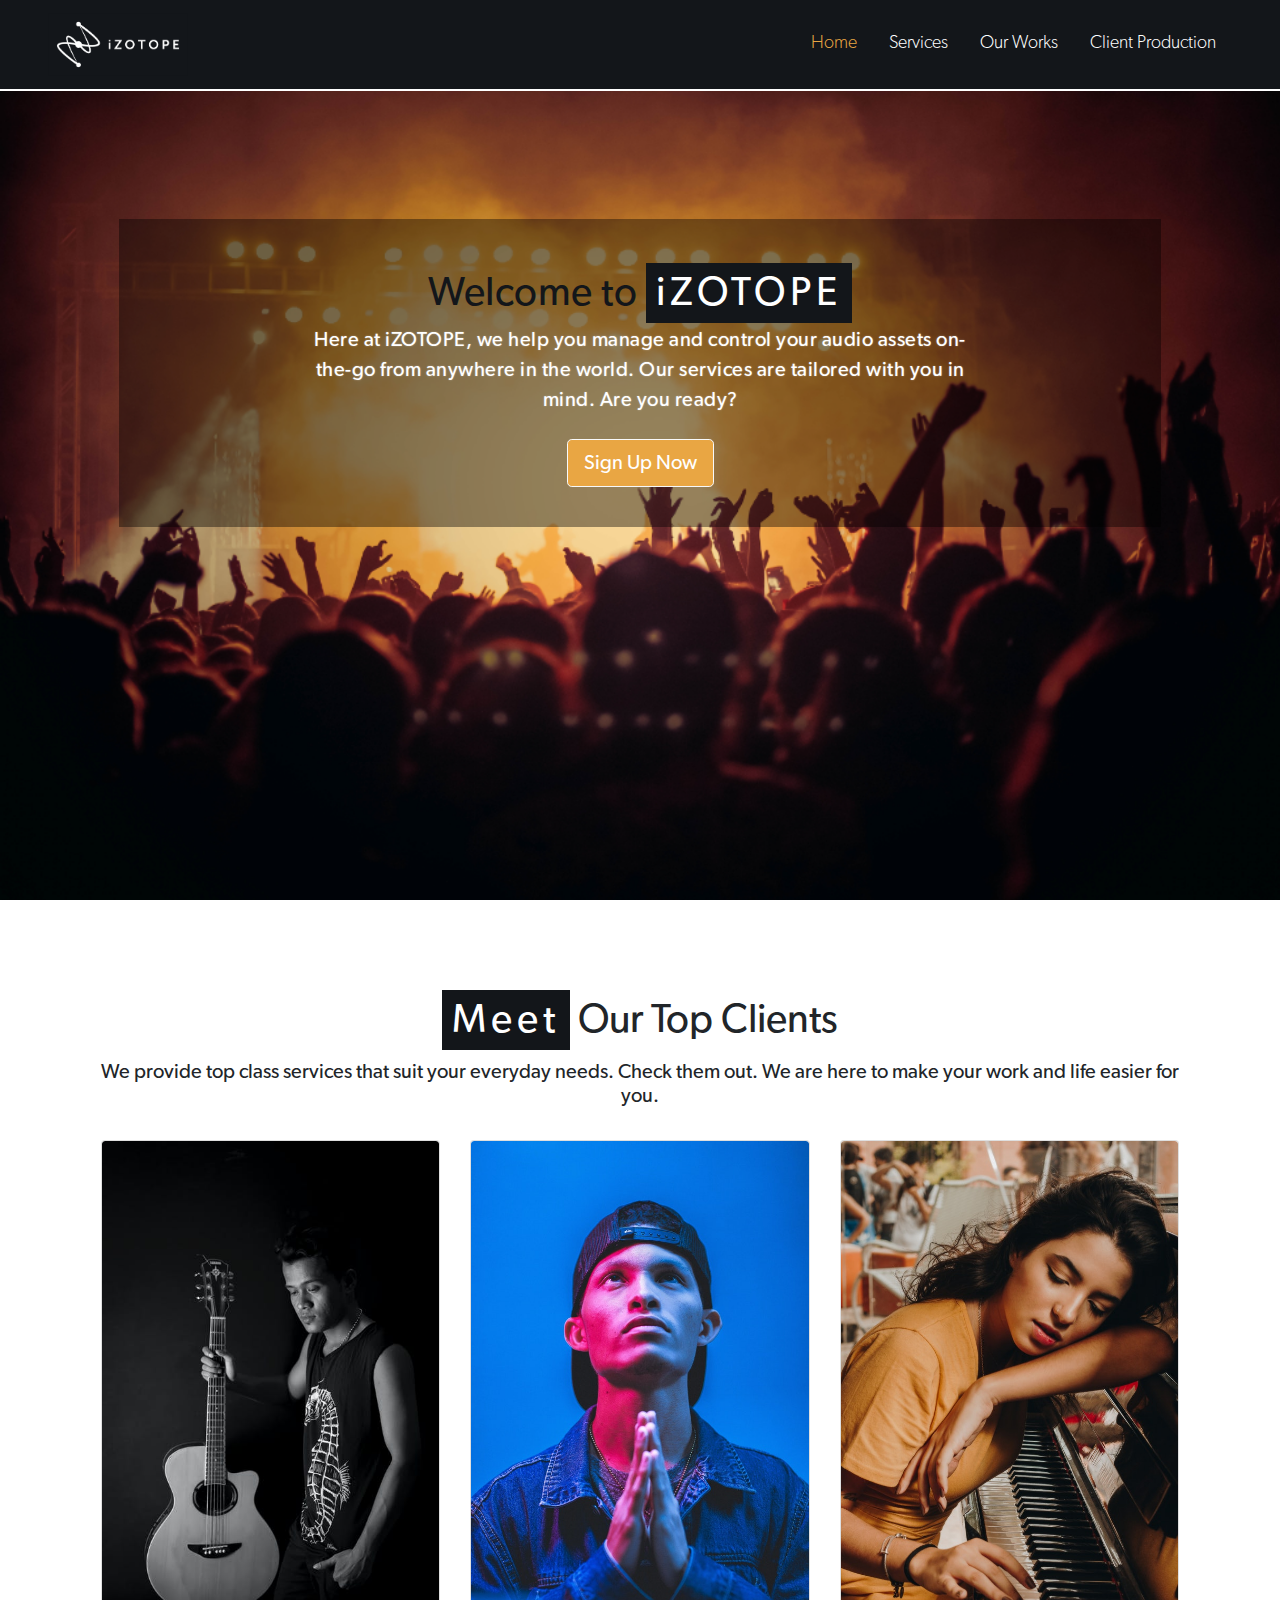
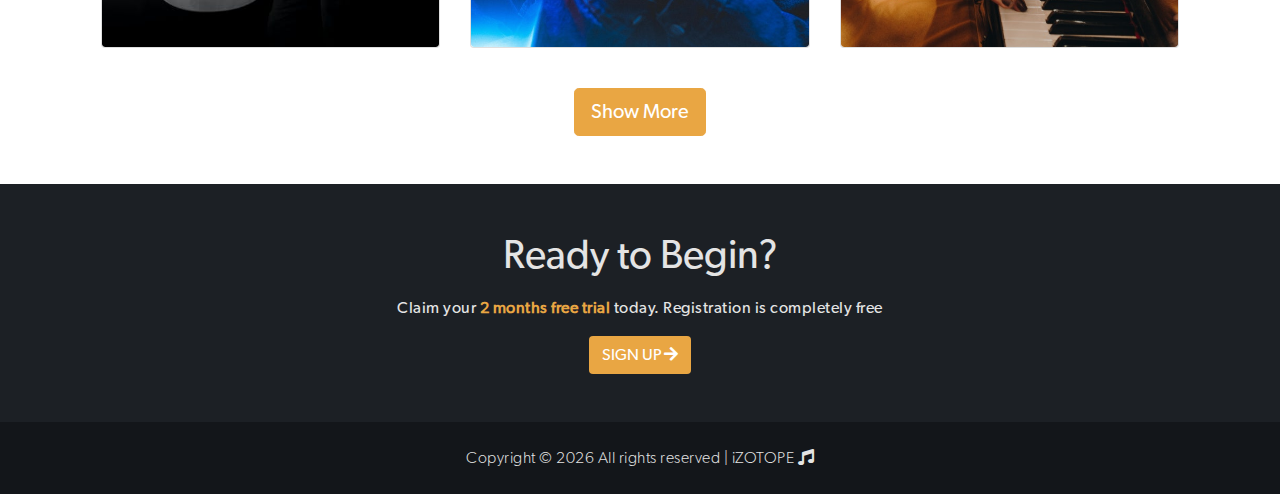
<file: index.html>
<!DOCTYPE html>
<html lang="en">
	<head>
		<!-- Required meta tags -->
		<meta charset="utf-8" />
		<meta name="viewport" content="width=device-width, initial-scale=1, shrink-to-fit=no" />
		<meta />

		<!-- Bootstrap CSS -->
		<link rel="stylesheet" href="css/boot/bootstrap.min.css" />

		<!-- Font Awesome CSS -->
		<link rel="stylesheet" href="css/fa/all.css" />

		<link rel="stylesheet" href="css/main.css" />
		<link rel="stylesheet" href="fonts/font.css" />
		<title>iZOTOPE - Home</title>
	</head>
	<body>
		<nav class="navbar navbar-expand-lg navbar-dark pr-5 pl-5">
			<a class="navbar-brand" href="#"><img src="img/logo.png" alt=""/></a>
			<button class="navbar-toggler" type="button" data-toggle="collapse" data-target="#navbarNav" aria-controls="navbarNav" aria-expanded="false" aria-label="Toggle navigation">
				<span class="navbar-toggler-icon"></span>
			</button>
			<div class="collapse navbar-collapse" id="navbarNav">
				<ul class="nav justify-content-center">
					<li class="nav-item">
						<a class="nav-link active" href="#">Home</a>
					</li>
					<li class="nav-item">
						<a class="nav-link" href="pg/services.html">Services</a>
					</li>
					<li class="nav-item">
						<a class="nav-link" href="pg/our-works.html">Our Works</a>
					</li>
					<li class="nav-item">
						<a class="nav-link" href="pg/production.html">Client Production</a>
					</li>
				</ul>
			</div>
		</nav>

		<div class="container-fluid landing" style="background-image:url('img/main-bg.png');">
			<div class="col-lg-10 col-md-11 m-auto">
				<h1 class="">Welcome to <span class="signature">iZOTOPE</span></h1>
				<p class="m-auto col-md-9 col-sm-12 col-lg-8 text-white">
					Here at iZOTOPE, we help you manage and control your audio assets on-the-go from anywhere in the world. Our services are tailored with you in mind. Are you ready?
				</p>
				<a href="pg/login.html" class="btn btn-light btn-lg mt-4">Sign Up Now</a>
			</div>
		</div>

		<section class="container pt-5 pb-5" id="clients">
			<h1 class="mt-5"><span class="signature">Meet</span> Our Top Clients</h1>
			<h5 class="pt-2 pb-2">
				We provide top class services that suit your everyday needs. Check them out. We are here to make your work and life easier for you.
			</h5>
			<div class="row p-3">
				<div class="col-lg-4 col-md-4">
					<div class="card">
						<img class="card-img" src="img/man-guitar.jpeg" alt="service-image" />
						<div class="card-image-overlay position-absolute text-white flex-column justify-content-center pt-3">
							<p class="card-body">
								<i class="fas fa-quote-left fa-flip-vertical"></i>
								Lorem ipsum dolor sit amet consectetur adipisicing elit. Tempore est quis soluta delectus quibusdam quos!"
							</p>
							<h4 class="card-title">- Lius Fernando -</h4>
						</div>
					</div>
				</div>
				<div class="col-lg-4 col-md-4">
					<div class="card">
						<img class="card-img" src="img/man-2.jpg" alt="service-image" />
						<div class="card-image-overlay position-absolute text-white flex-column justify-content-center pt-3">
							<p class="card-body">
								<i class="fas fa-quote-left fa-flip-vertical"> </i>
								Lorem ipsum dolor sit adipisicing elit. Torem is empore est quis soluta delectus quibusdam quos quaerat repellendus!"
							</p>
							<h4 class="card-title">- Cortez Maxwell -</h4>
						</div>
					</div>
				</div>
				<div class="col-lg-4 col-md-4">
					<div class="card">
						<img class="card-img" src="img/woman-1.jpg" alt="service-image" />
						<div class="card-image-overlay position-absolute text-white flex-column justify-content-center pt-3">
							<p class="card-body">
								<i class="fas fa-quote-left fa-flip-vertical"></i>
								Lorem ipsum dolor sit amet consectetur adipisicing elit. Tempore est quis soluta delectus quibusdam quos quaerat repellendus!"
							</p>
							<h4 class="card-title">- Sugar Marcella -</h4>
						</div>
					</div>
				</div>
			</div>

			<a href="pg/our-works.html" class="btn btn-lg mt-4 more">Show More</a>
		</section>

		<div class="container-fluid try p-5">
			<h1 class="pb-2">Ready to Begin?</h1>
			<p>Claim your <b class="focus">2 months free trial</b> today. Registration is completely free</p>
			<a href="pg/login.html" class="btn">SIGN UP <i class="fas fa-arrow-right"></i></a>
		</div>

		<footer class="pt-4 pb-2">
			<p>
				Copyright &copy;
				<script>
					document.write(new Date().getFullYear());
				</script>
				All rights reserved | iZOTOPE <i class="fab fas fa-music"></i>
			</p>
		</footer>

		<script src="js/jquery-3.5.1.slim.min.js"></script>
		<script src="js/popper.min.js"></script>
		<script src="js/boot/bootstrap.min.js"></script>
	</body>
</html>
</file>
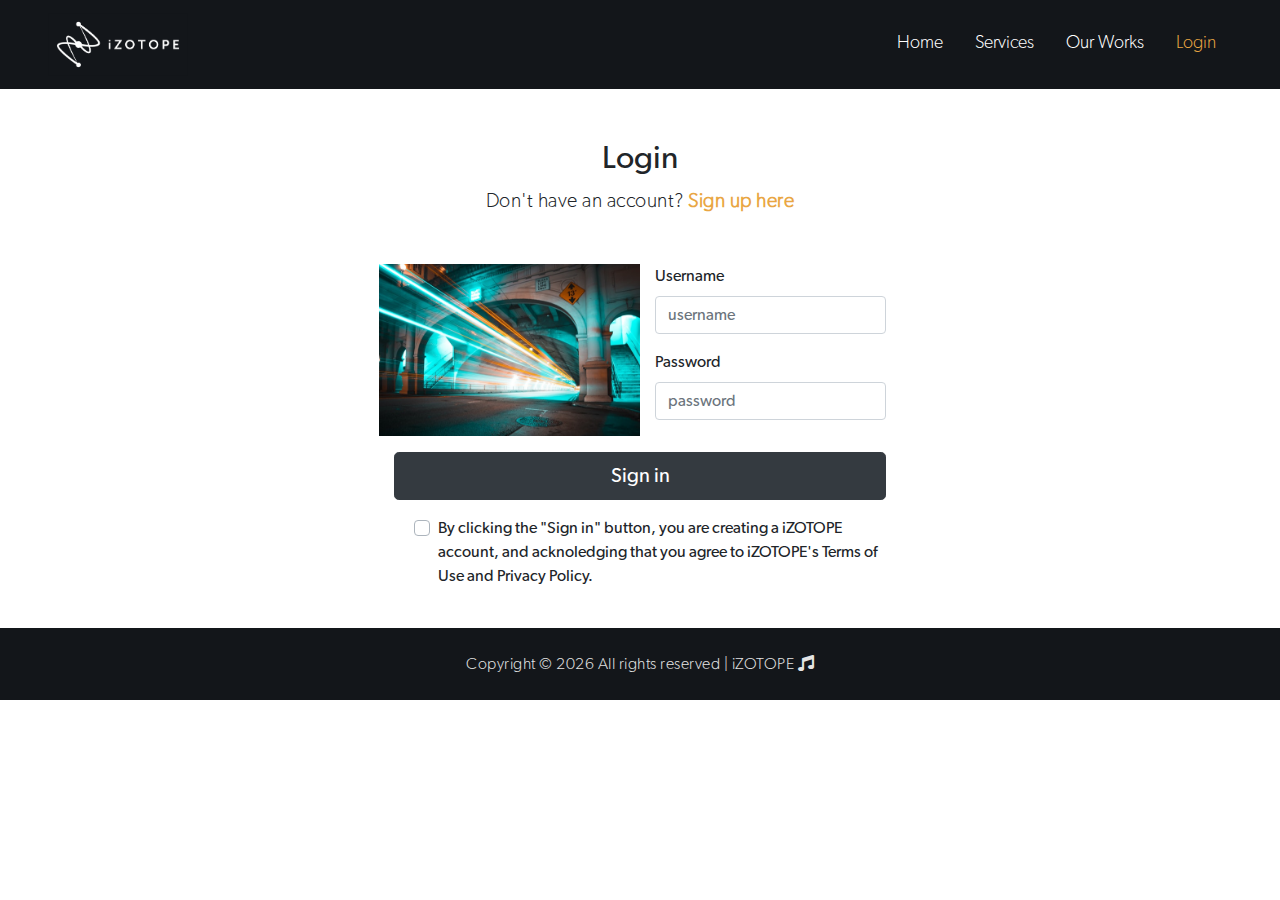
<file: pg/login.html>
<!DOCTYPE html>
<html lang="en">
	<head>
		<!-- Required meta tags -->
		<meta charset="utf-8" />
		<meta name="viewport" content="width=device-width, initial-scale=1, shrink-to-fit=no" />
		<meta />

		<!-- Bootstrap CSS -->
		<link rel="stylesheet" href="../css/boot/bootstrap.min.css" />

		<!-- Font Awesome CSS -->
		<link rel="stylesheet" href="../css/fa/all.css" />

		<link rel="stylesheet" href="../css/main.css" />
		<link rel="stylesheet" href="../fonts/font.css" />
		<title>
			iZOTOPE - Login
		</title>
	</head>

	<body>
		<nav class="navbar navbar-expand-lg navbar-dark pr-5 pl-5">
			<a class="navbar-brand" href="../index.html"><img src="../img/logo.png" alt=""/></a>
			<button class="navbar-toggler collapsed" type="button" data-toggle="collapse" data-target="#navbarNav" aria-controls="navbarNav" aria-expanded="false" aria-label="Toggle navigation">
				<span class="navbar-toggler-icon"></span>
			</button>
			<div class="collapse navbar-collapse" id="navbarNav">
				<ul class="nav justify-content-center">
					<li class="nav-item">
						<a class="nav-link" href="../index.html">Home</a>
					</li>
					<li class="nav-item">
						<a class="nav-link" href="services.html">Services</a>
					</li>
					<li class="nav-item">
						<a class="nav-link" href="our-works.html">Our Works</a>
					</li>
					<li class="nav-item">
						<a class="nav-link active" href="#">Login</a>
					</li>
				</ul>
			</div>
		</nav>

		<div class="container login mt-4">
			<div class="row">
				<div class="col-sm-12 col-md-7 col-lg-6 mx-auto">
					<div class=" p-4">
						<h4 class="text-center">Login</h4>
						<p class="text-center mb-5">
							Don't have an account? <b><a href="" class="">Sign up here</a></b>
						</p>

						<div class="row">
							<div class="col" style="background-image: url('../img/speed.jpg');"></div>
							<div class="col">
								<form action="" class="">
									<div class="form-group">
										<label>Username</label>
										<input class="form-control" type="text" placeholder="username" />
									</div>
									<div class="form-group">
										<label>Password</label>
										<input class="form-control" type="password" placeholder="password" />
									</div>
								</form>
							</div>
						</div>

						<div class="mt-3">
							<input class="btn btn-dark btn-lg btn-block" type="button" value="Sign in" />
							<div class="mt-3">
								<div class="form-check">
									<div class="custom-control custom-checkbox mb-3">
										<input type="checkbox" class="custom-control-input" id="check-agree" name="example1" />
										<label class="custom-control-label" for="check-agree">
											By clicking the "Sign in" button, you are creating a iZOTOPE account, and acknoledging that you agree to iZOTOPE's Terms of Use and Privacy Policy.
										</label>
									</div>
								</div>
							</div>
						</div>
					</div>
				</div>
			</div>
		</div>

		<footer class="pt-4 pb-2">
			<p>
				Copyright &copy;
				<script>
					document.write(new Date().getFullYear());
				</script>
				All rights reserved | iZOTOPE <i class="fab fas fa-music"></i>
			</p>
		</footer>

		<script src="../js/jquery-3.5.1.slim.min.js"></script>
		<script src="../js/popper.min.js"></script>
		<script src="../js/boot/bootstrap.min.js"></script>
	</body>
</html>
</file>
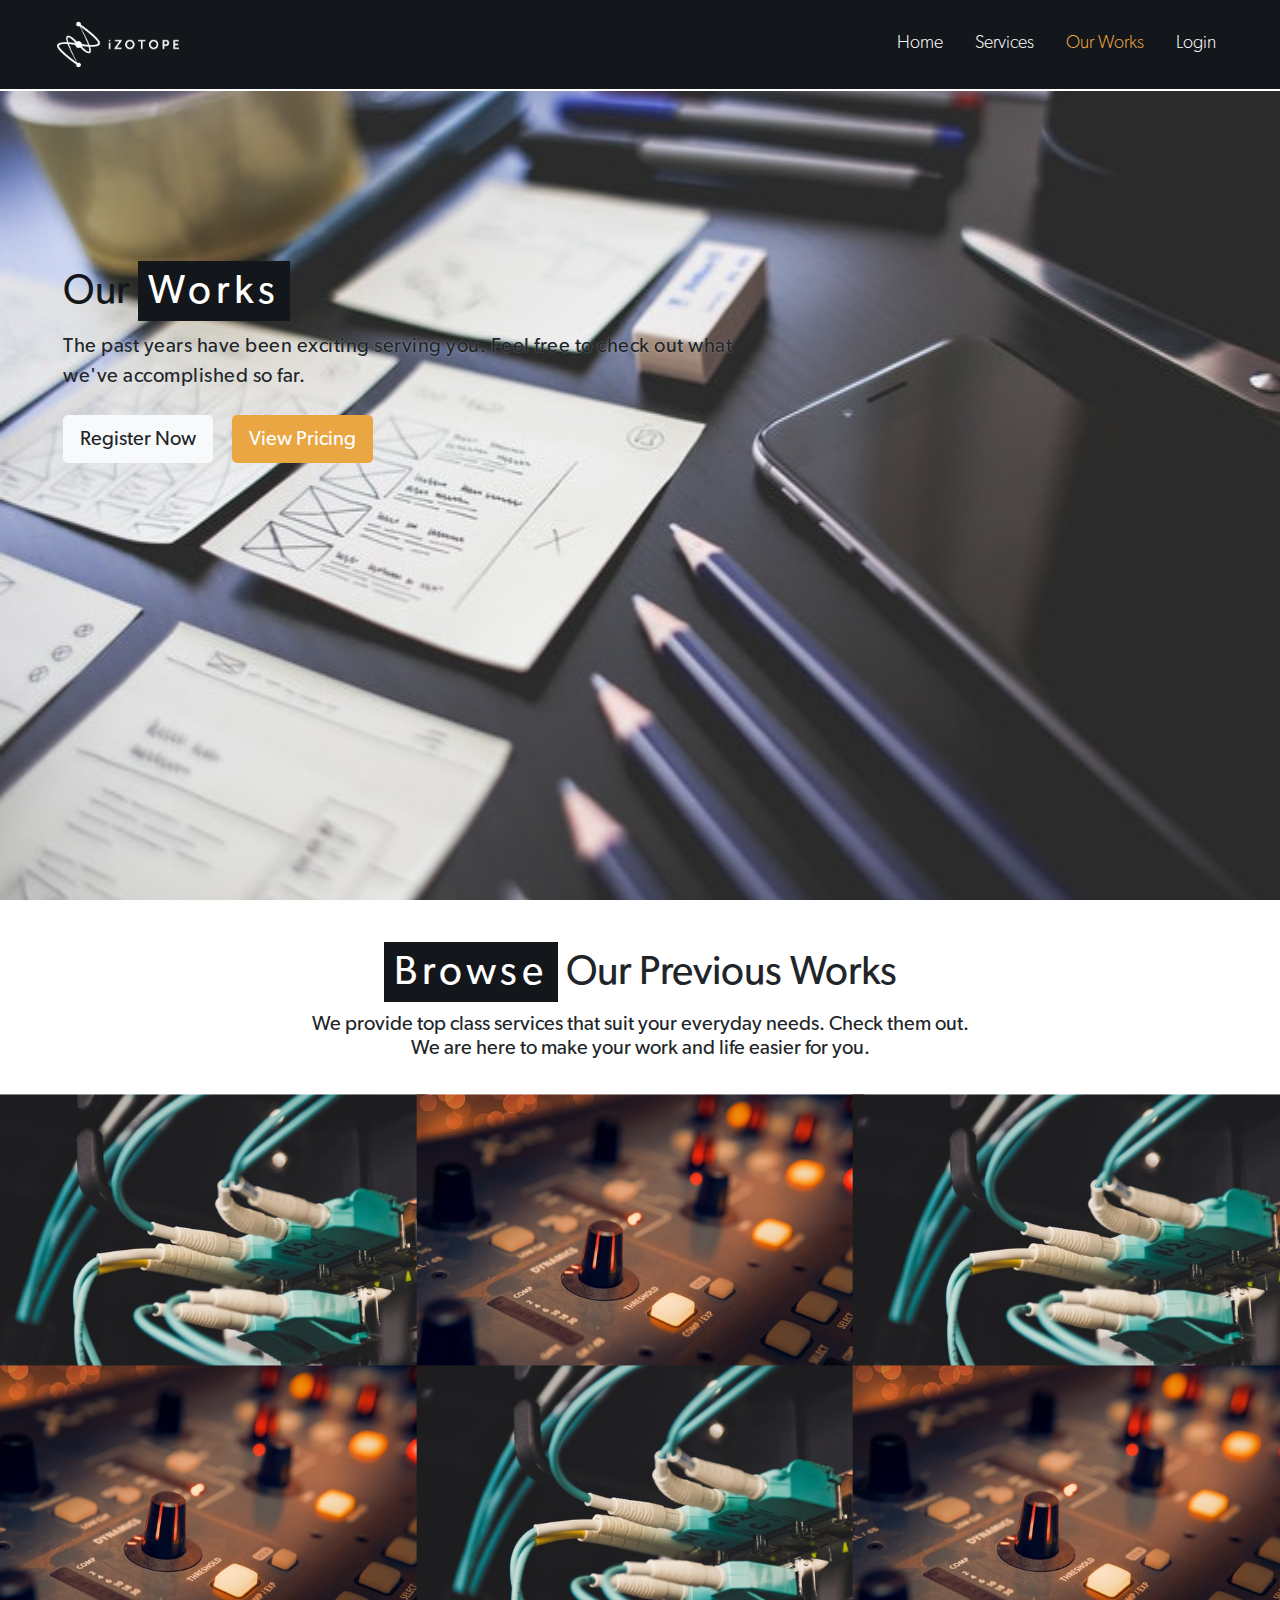
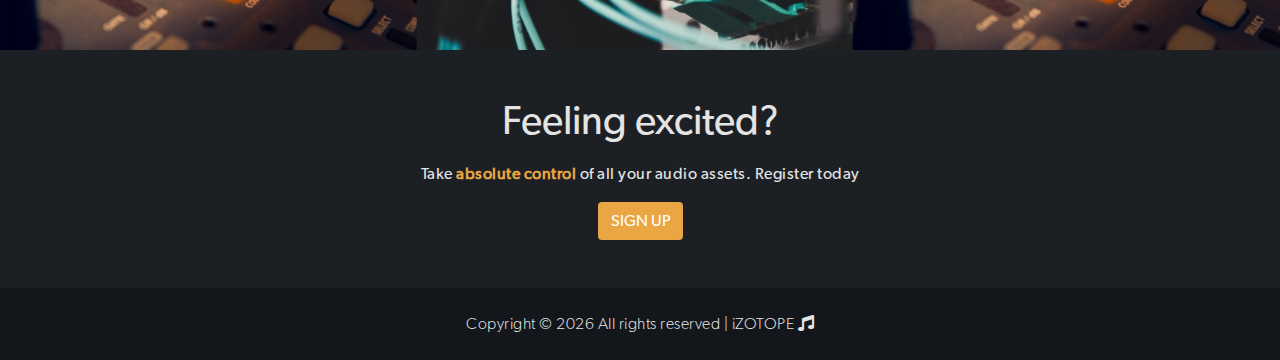
<file: pg/our-works.html>
<!DOCTYPE html>
<html lang="en">
	<head>
		<!-- Required meta tags -->
		<meta charset="utf-8" />
		<meta name="viewport" content="width=device-width, initial-scale=1, shrink-to-fit=no" />
		<meta />

		<!-- Bootstrap CSS -->
		<link rel="stylesheet" href="../css/boot/bootstrap.min.css" />

		<!-- Font Awesome CSS -->
		<link rel="stylesheet" href="../css/fa/all.css" />

		<link rel="stylesheet" href="../css/main.css" />
		<link rel="stylesheet" href="../fonts/font.css" />
		<title>
			iZOTOPE - Our Works
		</title>
	</head>

	<body>
		<nav class="navbar navbar-expand-lg navbar-dark pr-5 pl-5">
			<a class="navbar-brand" href="../index.html"><img src="../img/logo.png" alt=""/></a>
			<button class="navbar-toggler" type="button" data-toggle="collapse" data-target="#navbarNav" aria-controls="navbarNav" aria-expanded="false" aria-label="Toggle navigation">
				<span class="navbar-toggler-icon"></span>
			</button>
			<div class="collapse navbar-collapse" id="navbarNav">
				<ul class="nav justify-content-center">
					<li class="nav-item">
						<a class="nav-link" href="../index.html">Home</a>
					</li>
					<li class="nav-item">
						<a class="nav-link" href="services.html">Services</a>
					</li>
					<li class="nav-item">
						<a class="nav-link active" href="#">Our Works</a>
					</li>
					<li class="nav-item">
						<a class="nav-link" href="login.html">Login</a>
					</li>
				</ul>
			</div>
		</nav>

		<div class="container-fluid landing text-left" style="background-image:url('../img/work.jpg');">
			<div class="ml-5 mt-5">
				<h1 class="mb-3">Our <span class="signature"> Works</span></h1>
				<p>The past years have been exciting serving you. Feel free to check out what <br />we've accomplished so far.</p>
				<div class="mt-4">
					<a href="login.html" class="btn btn-light mr-3 btn-lg">Register Now</a>
					<a href="" class="btn btn-lg">View Pricing</a>
				</div>
			</div>
		</div>

		<div class="gallery p-0 overflow-hidden text-center" id="clients">
			<h1 class="mt-5"><span class="signature">Browse</span> Our Previous Works</h1>
			<h5 class="mb-5 mt-3">
				We provide top class services that suit your everyday needs. Check them out. <br />
				We are here to make your work and life easier for you.
			</h5>
			<div class="row">
				<div class="col-sm-4">
					<img src="../img/audio-2.jpg" alt="" />
					<div class="overlay">
						<p class="position-absolute ">Lorem ipsum dolor sit amet consectetur adipisicing elit.</p>
					</div>
				</div>
				<div class="col-sm-4">
					<img src="../img/audio-1.jpg" alt="" />
					<div class="overlay">
						<p class="position-absolute">Lorem ipsum dolor sit amet consectetur adipisicing elit.</p>
					</div>
				</div>
				<div class="col-sm-4">
					<img src="../img/audio-2.jpg" alt="" />
					<div class="overlay">
						<p class="position-absolute">Lorem ipsum dolor sit amet consectetur adipisicing elit.</p>
					</div>
				</div>
			</div>
			<div class="row">
				<div class="col-sm-4">
					<img src="../img/audio-1.jpg" alt="" />
					<div class="overlay text-7">
						<p class="position-absolute">Lorem ipsum dolor sit amet consectetur adipisicing elit.</p>
					</div>
				</div>
				<div class="col-sm-4">
					<img src="../img/audio-2.jpg" alt="" />
					<div class="overlay">
						<p class="position-absolute">Lorem ipsum dolor sit amet consectetur adipisicing elit.</p>
					</div>
				</div>
				<div class="col-sm-4">
					<img src="../img/audio-1.jpg" alt="" />
					<div class="overlay">
						<p class="position-absolute">Lorem ipsum dolor sit amet consectetur adipisicing elit.</p>
					</div>
				</div>
			</div>
		</div>

		<div class="container-fluid try p-5">
			<h1 class="pb-2">
				Feeling excited?
			</h1>
			<p>
				Take
				<b class="focus">absolute control</b>
				of all your audio assets. Register today
			</p>
			<a href="login.html" class="btn">SIGN UP</a>
		</div>

		<footer class="pt-4 pb-2">
			<p>Copyright &copy;                         <script>                             document.write(new Date().getFullYear())                         </script> All rights reserved | iZOTOPE <i class="fab fas fa-music"></i></p>
		</footer>

		<script src="../js/jquery-3.5.1.slim.min.js"></script>
		<script src="../js/popper.min.js"></script>
		<script src="../js/boot/bootstrap.min.js"></script>
	</body>
</html>
</file>
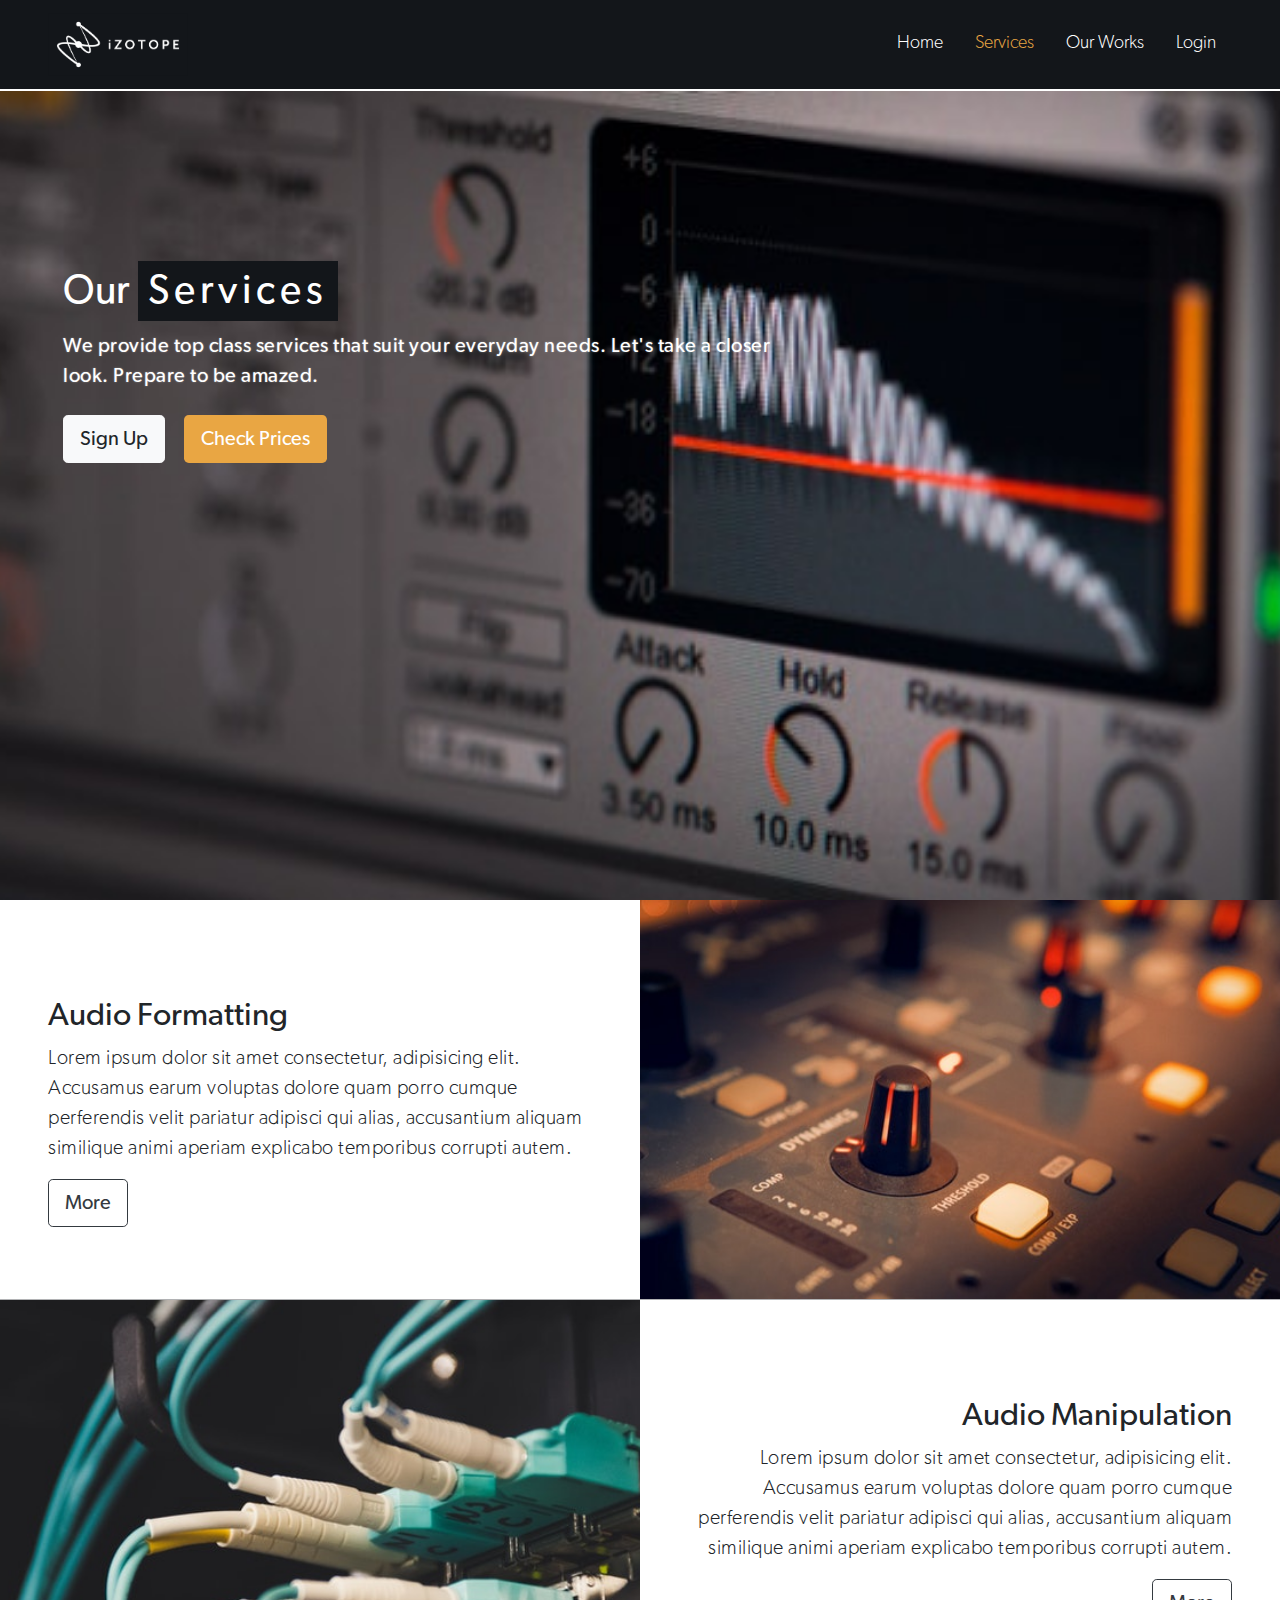
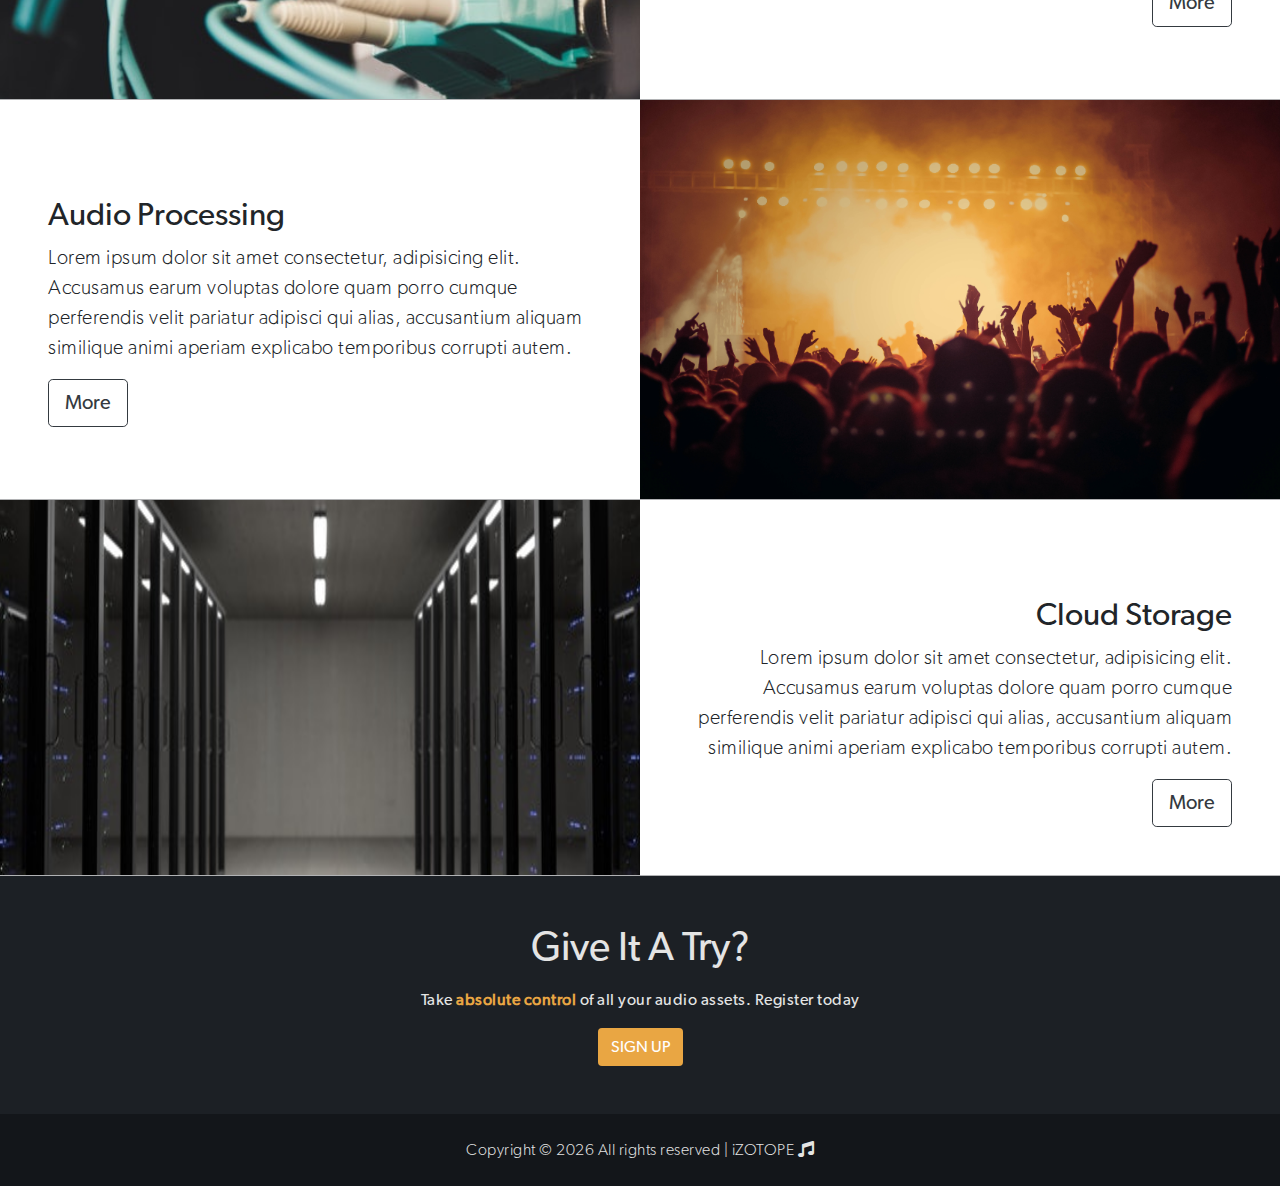
<file: pg/services.html>
<!DOCTYPE html>
<html lang="en">
	<head>
		<!-- Required meta tags -->
		<meta charset="utf-8" />
		<meta name="viewport" content="width=device-width, initial-scale=1, shrink-to-fit=no" />
		<meta />

		<!-- Bootstrap CSS -->
		<link rel="stylesheet" href="../css/boot/bootstrap.min.css" />

		<!-- Font Awesome CSS -->
		<link rel="stylesheet" href="../css/fa/all.css" />

		<link rel="stylesheet" href="../css/main.css" />
		<link rel="stylesheet" href="../fonts/font.css" />
		<title>
			iZOTOPE - Services
		</title>
	</head>
	<body>
		<nav class="navbar navbar-expand-lg navbar-dark pr-5 pl-5">
			<a class="navbar-brand" href="../index.html"><img src="../img/logo.png" alt=""/></a>
			<button class="navbar-toggler" type="button" data-toggle="collapse" data-target="#navbarNav" aria-controls="navbarNav" aria-expanded="false" aria-label="Toggle navigation">
				<span class="navbar-toggler-icon"></span>
			</button>
			<div class="collapse navbar-collapse" id="navbarNav">
				<ul class="nav justify-content-center">
					<li class="nav-item">
						<a class="nav-link" href="../index.html">Home</a>
					</li>
					<li class="nav-item">
						<a class="nav-link active" href="#">Services</a>
					</li>
					<li class="nav-item">
						<a class="nav-link" href="our-works.html">Our Works</a>
					</li>
					<li class="nav-item">
						<a class="nav-link" href="login.html">Login</a>
					</li>
				</ul>
			</div>
		</nav>

		<div class="container-fluid landing text-white text-left" style="background-image:url('../img/services-bg.jpg');">
			<div class="ml-5 mt-5">
				<h1 class="mb-3 text-white">Our <span class="signature">Services</span></h1>
				<p>
					We provide top class services that suit your everyday needs. Let's take a closer<br />
					look. Prepare to be amazed.
				</p>
				<div class="mt-4">
					<a href="login.html" class="btn btn-light mr-3 btn-lg">Sign Up</a>
					<a href="" class="btn btn-lg">Check Prices</a>
				</div>
			</div>
		</div>

		<div class="container-fluid" id="services">
			<div class="row  overflow-hidden">
				<div class="col-6 col-md-6 col-12 p-5 mt-5">
					<h4>Audio Formatting</h4>
					<p class="description">Lorem ipsum dolor sit amet consectetur, adipisicing elit. Accusamus earum voluptas dolore quam porro cumque perferendis velit pariatur adipisci qui alias, accusantium aliquam similique animi aperiam explicabo temporibus corrupti autem.</p>
					<a href="" class="btn btn-outline-dark btn-lg">More</a>
				</div>
				<div class="col-6 col-md-6 col-12 overflow-hidden"><img src="../img/audio-1.jpg" alt="" /></div>
			</div>
			<div class="row  overflow-hidden">
				<div class="col-6 col-md-6 col-12 overflow-hidden"><img src="../img/audio-2.jpg" alt="" /></div>
				<div class="col-6 col-md-6 col-12 p-5 mt-5 text-right">
					<h4>Audio Manipulation</h4>
					<p class="description">Lorem ipsum dolor sit amet consectetur, adipisicing elit. Accusamus earum voluptas dolore quam porro cumque perferendis velit pariatur adipisci qui alias, accusantium aliquam similique animi aperiam explicabo temporibus corrupti autem.</p>
					<a href="" class="btn btn-outline-dark btn-lg">More</a>
				</div>
			</div>
			<div class="row  overflow-hidden">
				<div class="col-6 col-md-6 col-12 p-5 mt-5">
					<h4>Audio Processing</h4>
					<p class="description">Lorem ipsum dolor sit amet consectetur, adipisicing elit. Accusamus earum voluptas dolore quam porro cumque perferendis velit pariatur adipisci qui alias, accusantium aliquam similique animi aperiam explicabo temporibus corrupti autem.</p>
					<a href="" class="btn btn-outline-dark btn-lg">More</a>
				</div>
				<div class="col-6 col-md-6 col-12 overflow-hidden"><img src="../img/main-bg.png" alt="" /></div>
			</div>
			<div class="row  overflow-hidden">
				<div class="col-6 col-md-6 col-12 overflow-hidden"><img src="../img/database.jpg" alt="" /></div>
				<div class="col-6 col-md-6 col-12 p-5 mt-5 text-right">
					<h4>Cloud Storage</h4>
					<p class="description">Lorem ipsum dolor sit amet consectetur, adipisicing elit. Accusamus earum voluptas dolore quam porro cumque perferendis velit pariatur adipisci qui alias, accusantium aliquam similique animi aperiam explicabo temporibus corrupti autem.</p>
					<a href="" class="btn btn-outline-dark btn-lg">More</a>
				</div>
			</div>
		</div>

		<div class="container-fluid try p-5">
			<h1 class="pb-2">
				Give It A Try?
			</h1>
			<p>
				Take
				<b class="focus">absolute control</b>
				of all your audio assets. Register today
			</p>
			<a href="login.html" class="btn">SIGN UP</a>
		</div>

		<footer class="pt-4 pb-2">
			<p>
				Copyright &copy;
				<script>
					document.write(new Date().getFullYear());
				</script>
				All rights reserved | iZOTOPE <i class="fab fas fa-music"></i>
			</p>
		</footer>

		<script src="../js/jquery-3.5.1.slim.min.js"></script>
		<script src="../js/popper.min.js"></script>
		<script src="../js/boot/bootstrap.min.js"></script>
	</body>
</html>
</file>
<file: css/main.css>
body {
	font-family: Gibson Regular;
}

.navbar {
	background-color: #13161a;
	border-bottom: 2px solid white;
}

.navbar .navbar-brand {
	margin: auto !important;
}

.navbar .navbar-brand img {
	width: 140px;
}

.navbar .navbar-collapse .nav-link {
	color: #ffffff;
	font-size: 18px;
	font-family: Gibson Light;
	transition: 0.3s;
	border-bottom: 2px solid transparent;
}

.navbar .navbar-collapse .nav-link:hover {
	color: #e9a643;
	padding-top: -0px;
	border-bottom: 2px solid #e9a643;
	transition: 0.3s;
}

.navbar .navbar-collapse .active,
.focus,
.login p a {
	color: #e9a643;
}

#navbarNav {
	justify-content: flex-end;
}

.landing,
.landing {
	background-position: center;
	background-size: cover;
	height: calc(100vh - 91px);
	text-align: center;
	overflow: hidden;
	padding-top: 10%;
}

.landing .col-lg-10 {
	padding: 50px 0px 40px 0px;
	background-color: rgba(0, 0, 0, 0.397);
}

.landing h1,
p {
	letter-spacing: 0.5px;
}

.landing h1 {
	color: #13161a;
}

.signature {
	color: white;
	letter-spacing: 5px;
	margin-top: 30px;
	background-color: #13161a;
	padding: 10px;
}

.landing p,
.landing p {
	font-size: 20px;
}

section {
	text-align: center;
}

#clients {
	background-color: white;
}

#clients .row .card {
	overflow: hidden;
}

#clients .card-image-overlay {
	background-color: rgba(0, 0, 0, 0.555);
	width: 100%;
	top: 140%;
	left: 50%;
	opacity: 0;
	transform: translate(-50%, -50%);
	transition: 0.4s;
}

#clients .card:hover .card-image-overlay {
	top: 80%;
	opacity: 1;
	transition: 0.4s;
}

#clients .card:hover .card-image {
	transform: rotate(120deg);
	scale: 1.3;
}

.landing .ml-5 {
	top: 50%;
}

.landing p {
	text-shadow: 0.1px 0.1px 2px #e4e4e479;
}

.landing a:last-child {
	background-color: #e9a643;
	color: #ffffff;
}

.landing a:last-child:hover,
.login .btn-block:hover {
	background-color: #c98d34;
}

#services .row {
	max-height: 400px;
	border-bottom: 1px solid #13161a54;
}

#services .row h4,
.login h4 {
	font-size: 32px;
}

#services .row p,
.login p {
	font-size: 20px;
	font-family: Gibson Light;
}

#services .row img {
	width: 100%;
	height: 100%;
	transform: scale(1.2);
	transition: 0.3s linear;
}

#services .row img:hover {
	transform: scale(1.3) rotate(-3deg);
	transition: 0.3s linear;
}

.login .row .col:first-child {
	background-position: center;
	background-size: cover;
	max-height: 250px;
}

.gallery .col-sm-4:hover .overlay {
	opacity: 1;
}

.gallery .overlay {
	position: absolute;
	top: 0;
	bottom: 0;
	left: 0;
	right: 0;
	width: 100%;
	opacity: 0;
	transition: 0.5s ease;
	background-color: #13161a49;
}
.gallery p {
	position: absolute;
	top: 50%;
	left: 50%;
	transform: translate(-50%, -50%);
	font-size: 20px;
	color: #ffffff;
}

.gallery .row img {
	width: 100%;
	height: 100%;
	transform: scale(1.1);
	transition: 0.3s linear;
}

.try {
	background-color: #1c2025;
	color: #e4e4e4;
	text-align: center;
}

.try p {
	font-size: 16px;
}

.try a,
.more {
	background-color: #e9a643;
	color: white;
	font-family: Gibson Regular;
}

.more {
	border: 1px solid #e9a643;
}
.try a:hover,
.more:hover {
	background-color: white;
	color: #e9a643;
}

footer {
	text-align: center;
	background-color: #13161a;
	color: #e4e4e4;
	font-family: Gibson Light;
}

@media (min-width: 768px) {
	#services .row {
		max-height: 400px;
	}
}
</file>
<file: fonts/font.css>
/* #### Generated By: http://www.cufonfonts.com #### */

@font-face {
font-family: 'Gibson Regular';
font-style: normal;
font-weight: normal;
src: local('Gibson Regular'), url('GibsonRegular.woff') format('woff');
}


@font-face {
font-family: 'Gibson Italic';
font-style: normal;
font-weight: normal;
src: local('Gibson Italic'), url('GibsonItalic.woff') format('woff');
}


@font-face {
font-family: 'Gibson Light';
font-style: normal;
font-weight: normal;
src: local('Gibson Light'), url('GibsonLight.woff') format('woff');
}


@font-face {
font-family: 'Gibson Light Italic';
font-style: normal;
font-weight: normal;
src: local('Gibson Light Italic'), url('GibsonLightIt.woff') format('woff');
}


@font-face {
font-family: 'Gibson SemiBold';
font-style: normal;
font-weight: normal;
src: local('Gibson SemiBold'), url('GibsonSemiBd.woff') format('woff');
}


@font-face {
font-family: 'Gibson Semibold Italic';
font-style: normal;
font-weight: normal;
src: local('Gibson Semibold Italic'), url('GibsonSemiBdIt.woff') format('woff');
}


@font-face {
font-family: 'Gibson Bold';
font-style: normal;
font-weight: normal;
src: local('Gibson Bold'), url('GibsonBold.woff') format('woff');
}


@font-face {
font-family: 'Gibson Bold Italic';
font-style: normal;
font-weight: normal;
src: local('Gibson Bold Italic'), url('GibsonBoldIt.woff') format('woff');
}
</file>
